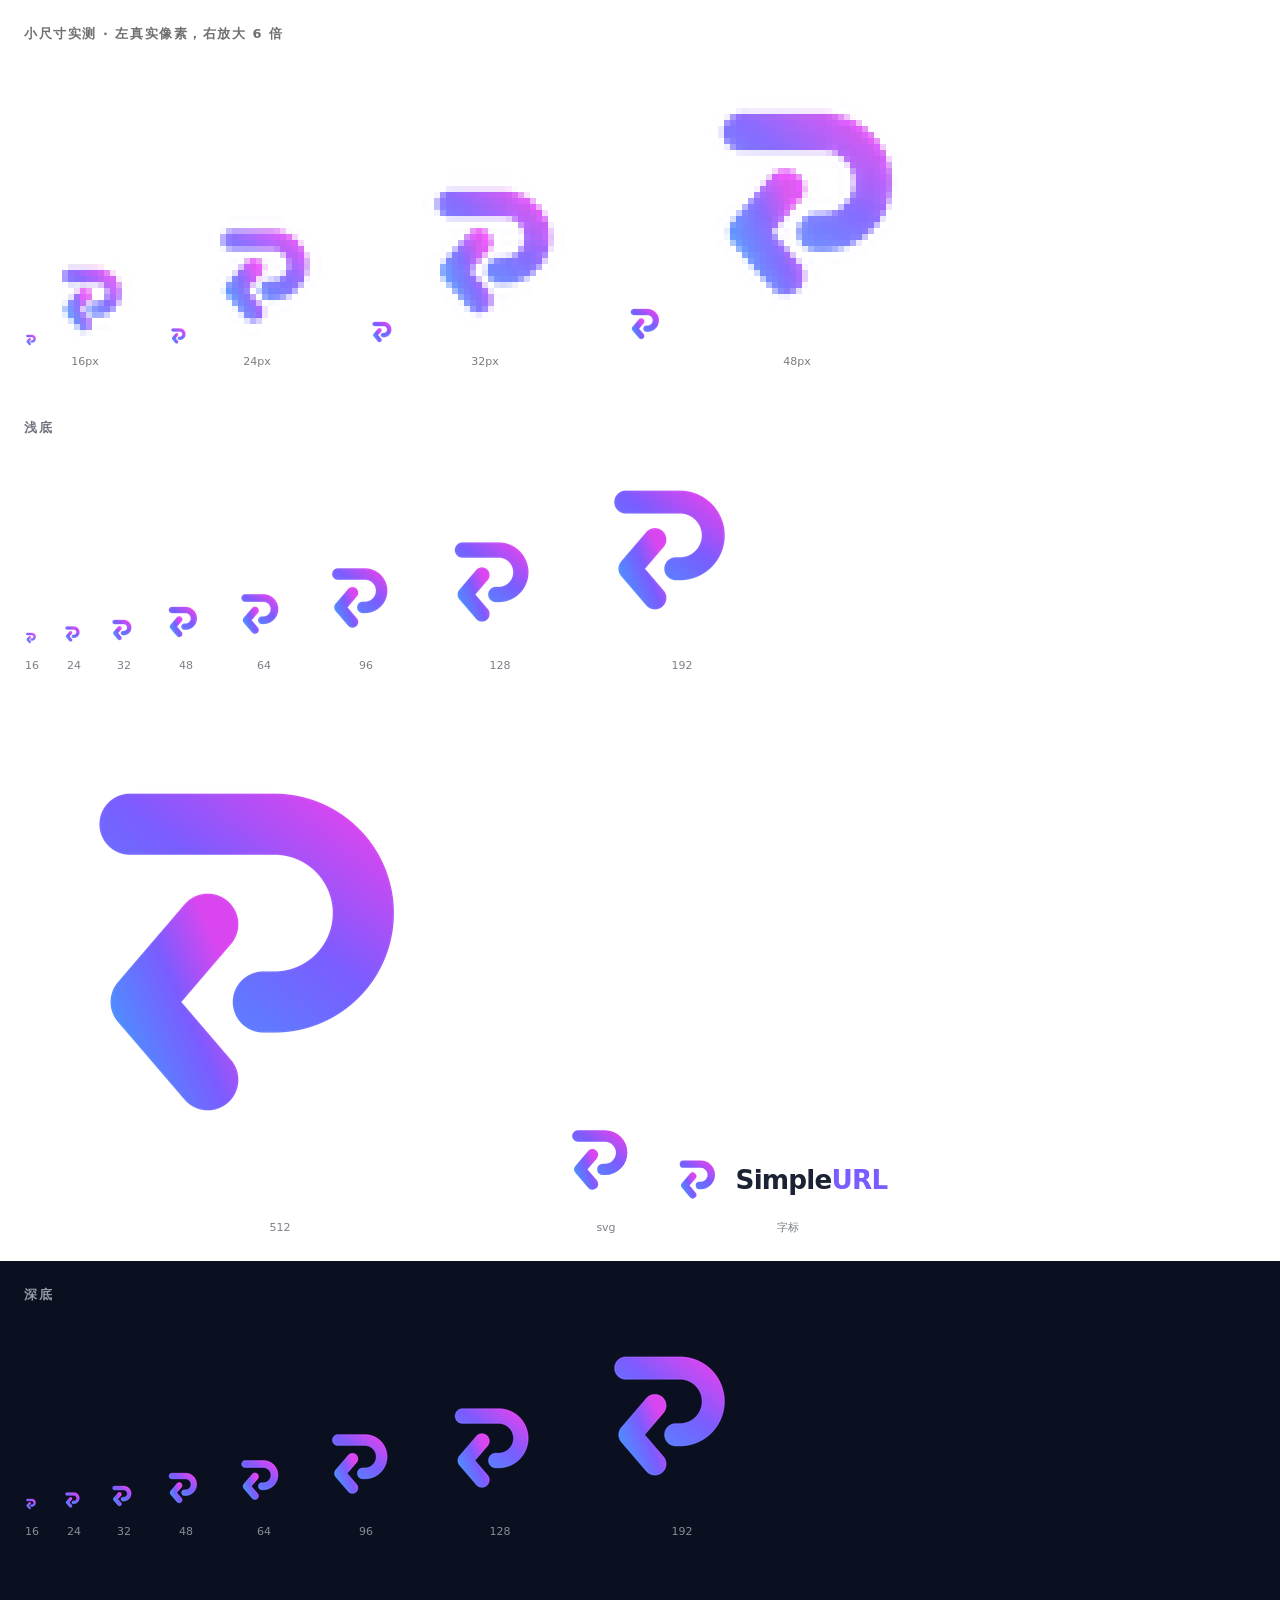
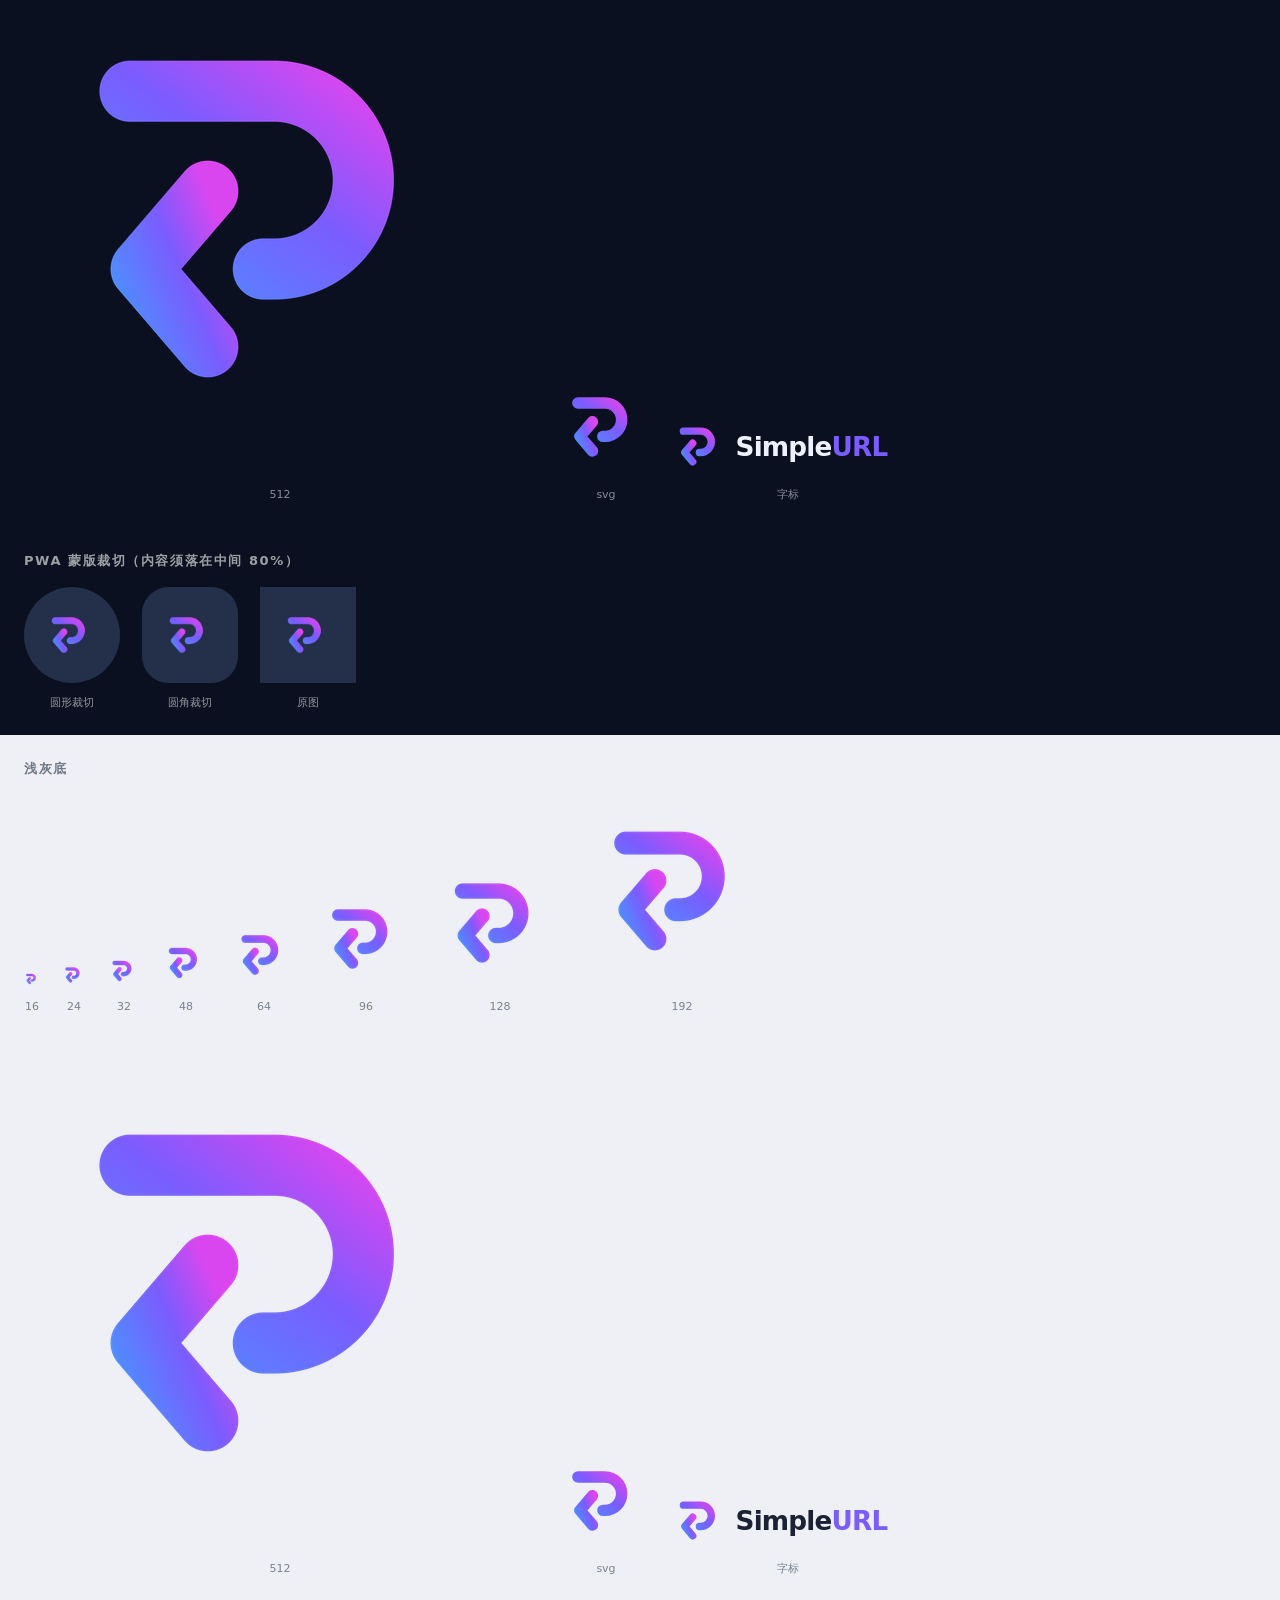
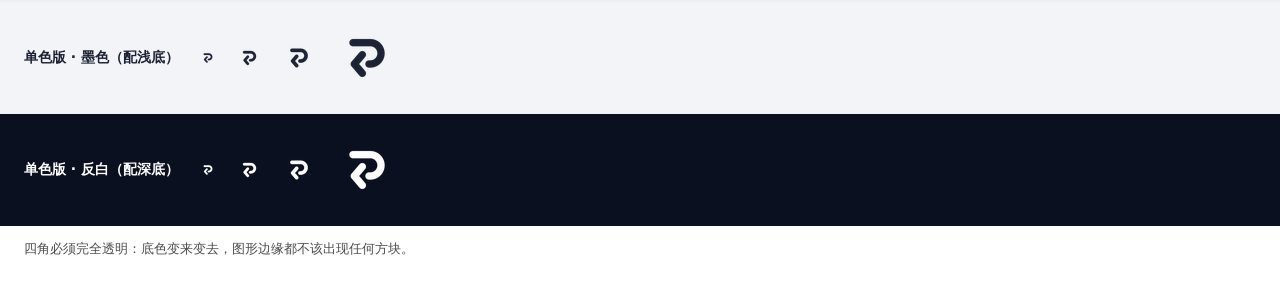
<file: app/static/logo/preview.html>
<!doctype html><meta charset="utf-8"><title>SimpleURL Logo 自查</title>
<style>
 body{margin:0;font:14px/1.5 system-ui,sans-serif;background:#fff;color:#111}
 section{padding:24px} h2{margin:0 0 16px;font-size:13px;letter-spacing:.12em;text-transform:uppercase;opacity:.6}
 .row{display:flex;align-items:flex-end;gap:22px;flex-wrap:wrap}
 figure{margin:0;text-align:center} figcaption{font-size:11px;opacity:.55;margin-top:6px}
 .pair{display:flex;align-items:flex-end;gap:10px} .big{image-rendering:pixelated;opacity:.9}
 .mono{background:#f3f4f8;color:#1b2233;padding:24px;display:flex;gap:22px;align-items:center}
 .mono.dark{background:#0b1020;color:#ffffff}
 .mono img{display:block}
 .check{display:flex;align-items:center;gap:10px;padding:0 24px 24px;font-size:13px;opacity:.75}
</style>
<section style="background:#fff;color:#111"><h2>小尺寸实测 · 左真实像素，右放大 6 倍</h2><div class="row"><figure><div class="pair"><img src="icon-16.png" width="16" height="16" alt="16px"><img class="big" src="icon-16.png" width="96" height="96" alt="放大"></div><figcaption>16px</figcaption></figure><figure><div class="pair"><img src="icon-24.png" width="24" height="24" alt="24px"><img class="big" src="icon-24.png" width="144" height="144" alt="放大"></div><figcaption>24px</figcaption></figure><figure><div class="pair"><img src="icon-32.png" width="32" height="32" alt="32px"><img class="big" src="icon-32.png" width="192" height="192" alt="放大"></div><figcaption>32px</figcaption></figure><figure><div class="pair"><img src="icon-48.png" width="48" height="48" alt="48px"><img class="big" src="icon-48.png" width="288" height="288" alt="放大"></div><figcaption>48px</figcaption></figure></div></section>
<section style="background:#ffffff;color:#111827"><h2>浅底</h2><div class='row'><figure><img src="icon-16.png" width="16" height="16" alt="16px"><figcaption>16</figcaption></figure><figure><img src="icon-24.png" width="24" height="24" alt="24px"><figcaption>24</figcaption></figure><figure><img src="icon-32.png" width="32" height="32" alt="32px"><figcaption>32</figcaption></figure><figure><img src="icon-48.png" width="48" height="48" alt="48px"><figcaption>48</figcaption></figure><figure><img src="icon-64.png" width="64" height="64" alt="64px"><figcaption>64</figcaption></figure><figure><img src="icon-96.png" width="96" height="96" alt="96px"><figcaption>96</figcaption></figure><figure><img src="icon-128.png" width="128" height="128" alt="128px"><figcaption>128</figcaption></figure><figure><img src="icon-192.png" width="192" height="192" alt="192px"><figcaption>192</figcaption></figure><figure><img src="icon-512.png" width="512" height="512" alt="512px"><figcaption>512</figcaption></figure><figure><img src="icon.svg" width="96" height="96" alt="svg"><figcaption>svg</figcaption></figure><figure style="background:#ffffff"><img src="logo-horizontal.svg" width="224" height="57" alt="字标"><figcaption>字标</figcaption></figure></div></section>
<section style="background:#0b1020;color:#eef2ff"><h2>深底</h2><div class='row'><figure><img src="icon-16.png" width="16" height="16" alt="16px"><figcaption>16</figcaption></figure><figure><img src="icon-24.png" width="24" height="24" alt="24px"><figcaption>24</figcaption></figure><figure><img src="icon-32.png" width="32" height="32" alt="32px"><figcaption>32</figcaption></figure><figure><img src="icon-48.png" width="48" height="48" alt="48px"><figcaption>48</figcaption></figure><figure><img src="icon-64.png" width="64" height="64" alt="64px"><figcaption>64</figcaption></figure><figure><img src="icon-96.png" width="96" height="96" alt="96px"><figcaption>96</figcaption></figure><figure><img src="icon-128.png" width="128" height="128" alt="128px"><figcaption>128</figcaption></figure><figure><img src="icon-192.png" width="192" height="192" alt="192px"><figcaption>192</figcaption></figure><figure><img src="icon-512.png" width="512" height="512" alt="512px"><figcaption>512</figcaption></figure><figure><img src="icon.svg" width="96" height="96" alt="svg"><figcaption>svg</figcaption></figure><figure style="background:#0b1020"><img src="logo-horizontal-dark.svg" width="224" height="57" alt="字标"><figcaption>字标</figcaption></figure></div></section>
<section style="background:#0b1020;color:#fff"><h2>PWA 蒙版裁切（内容须落在中间 80%）</h2><div class="row"><figure><img src="icon-maskable.png" width="96" height="96" alt="maskable" style="border-radius:50%;background:#243049"><figcaption>圆形裁切</figcaption></figure><figure><img src="icon-maskable.png" width="96" height="96" alt="maskable" style="border-radius:28%;background:#243049"><figcaption>圆角裁切</figcaption></figure><figure><img src="icon-maskable.png" width="96" height="96" alt="maskable" style="border-radius:0;background:#243049"><figcaption>原图</figcaption></figure></div></section>
<section style="background:#eef0f6;color:#1e293b"><h2>浅灰底</h2><div class='row'><figure><img src="icon-16.png" width="16" height="16" alt="16px"><figcaption>16</figcaption></figure><figure><img src="icon-24.png" width="24" height="24" alt="24px"><figcaption>24</figcaption></figure><figure><img src="icon-32.png" width="32" height="32" alt="32px"><figcaption>32</figcaption></figure><figure><img src="icon-48.png" width="48" height="48" alt="48px"><figcaption>48</figcaption></figure><figure><img src="icon-64.png" width="64" height="64" alt="64px"><figcaption>64</figcaption></figure><figure><img src="icon-96.png" width="96" height="96" alt="96px"><figcaption>96</figcaption></figure><figure><img src="icon-128.png" width="128" height="128" alt="128px"><figcaption>128</figcaption></figure><figure><img src="icon-192.png" width="192" height="192" alt="192px"><figcaption>192</figcaption></figure><figure><img src="icon-512.png" width="512" height="512" alt="512px"><figcaption>512</figcaption></figure><figure><img src="icon.svg" width="96" height="96" alt="svg"><figcaption>svg</figcaption></figure><figure style="background:#eef0f6"><img src="logo-horizontal.svg" width="224" height="57" alt="字标"><figcaption>字标</figcaption></figure></div></section>
<div class="mono"><strong>单色版 · 墨色（配浅底）</strong><img src="icon-mono-16.png" width="16" height="16" alt="mono 16"><img src="icon-mono-24.png" width="24" height="24" alt="mono 24"><img src="icon-mono-32.png" width="32" height="32" alt="mono 32"><img src="icon-mono-64.png" width="64" height="64" alt="mono 64"></div>
<div class="mono dark"><strong>单色版 · 反白（配深底）</strong><img src="icon-mono-light-16.png" width="16" height="16" alt="mono light 16"><img src="icon-mono-light-24.png" width="24" height="24" alt="mono light 24"><img src="icon-mono-light-32.png" width="32" height="32" alt="mono light 32"><img src="icon-mono-light-64.png" width="64" height="64" alt="mono light 64"></div>
<p class="check">四角必须完全透明：底色变来变去，图形边缘都不该出现任何方块。</p>
</file>
